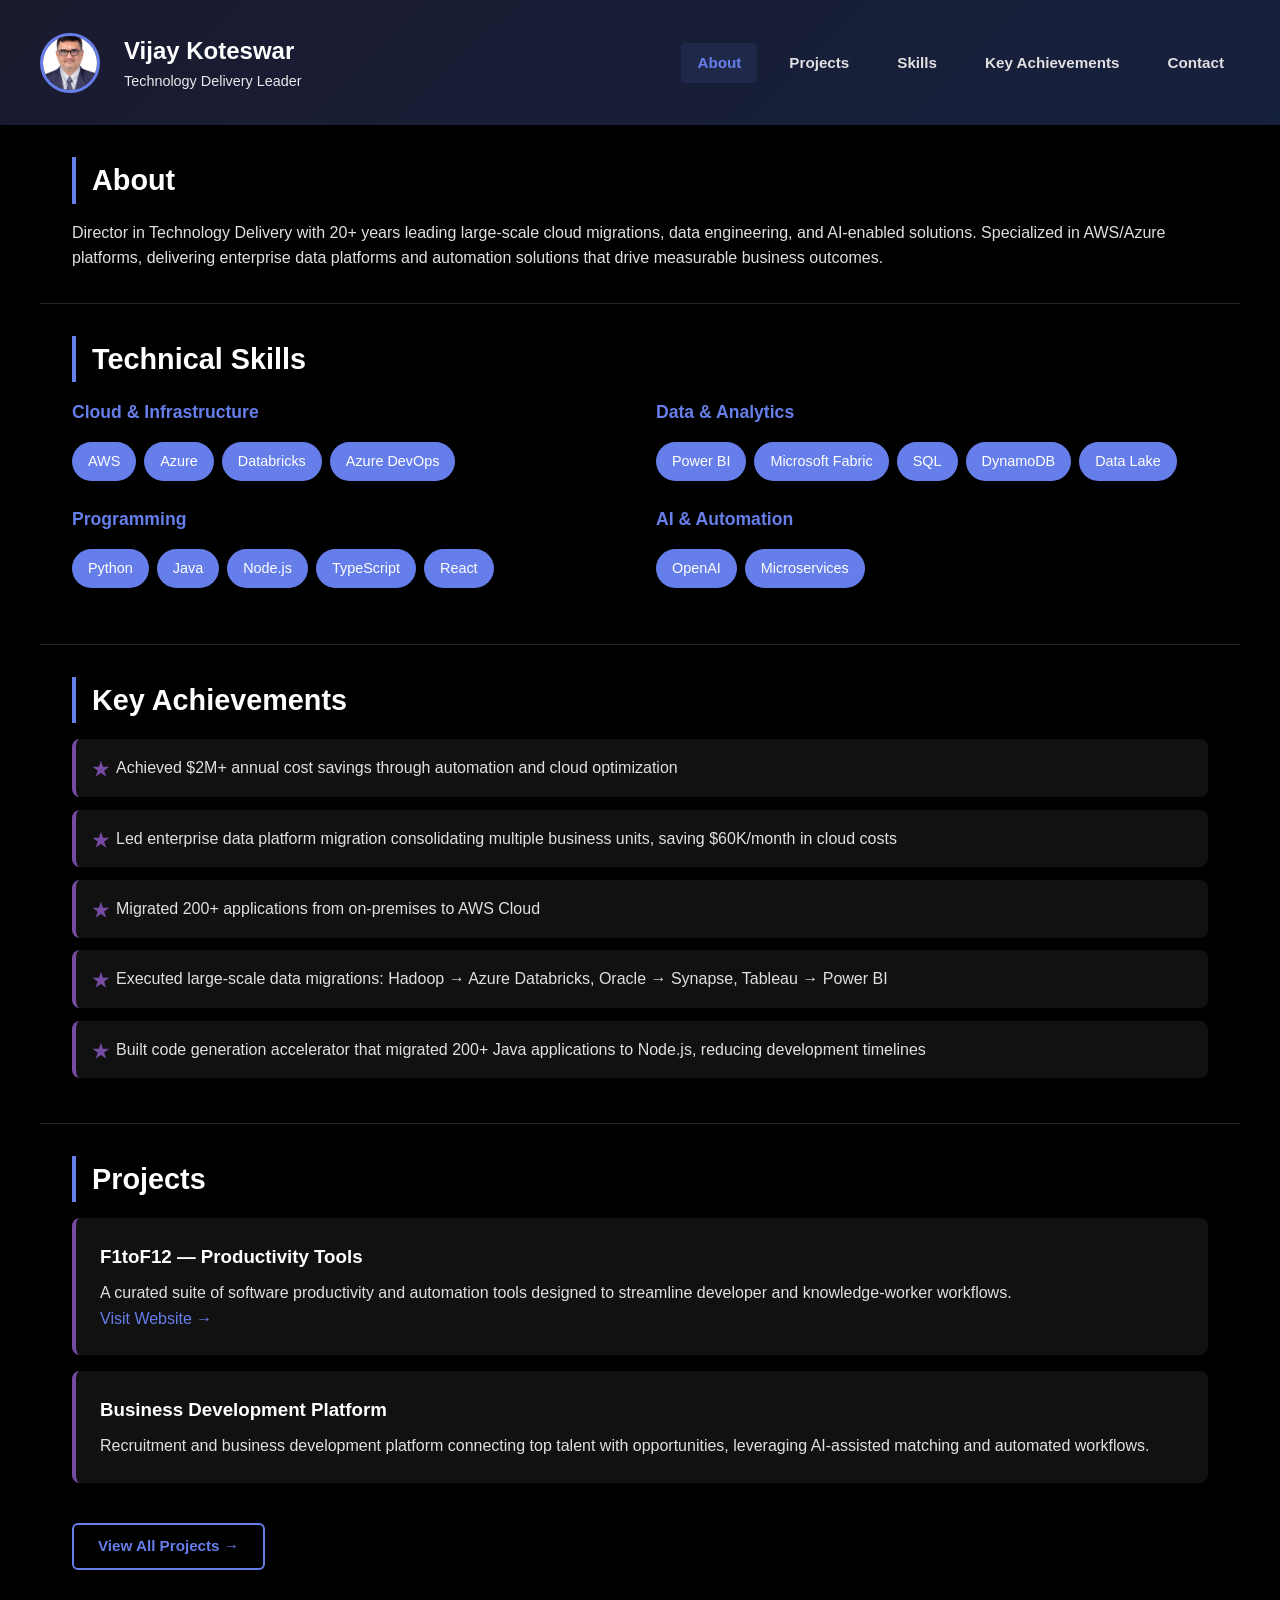
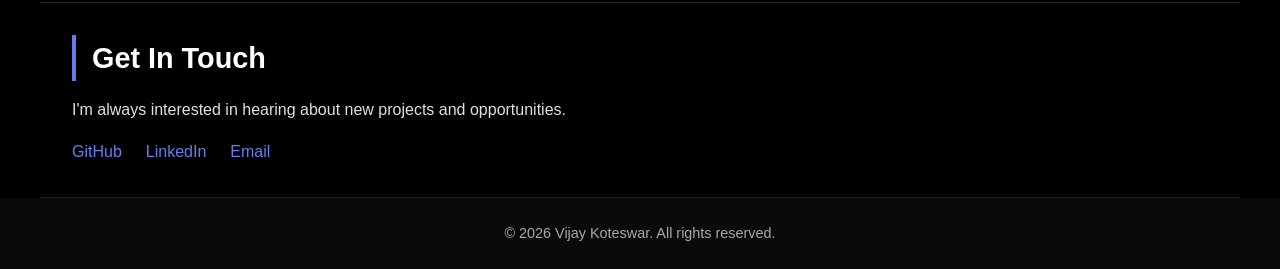
<file: index.html>
<!DOCTYPE html>
<html lang="en">
<head>
    <meta charset="UTF-8">
    <meta name="viewport" content="width=device-width, initial-scale=1.0">
    <title>Vijay Koteswar | Director</title>
    <link rel="stylesheet" href="shared.css">
    <link rel="stylesheet" href="index.css">
</head>
<body>
    <div class="container">
        <header>
            <div class="header-content"></div>
        </header>
        
        <section id="about">
            <h2>About</h2>
            <p>Director in Technology Delivery with 20+ years leading large-scale cloud migrations, data engineering, and AI-enabled solutions. Specialized in AWS/Azure platforms, delivering enterprise data platforms and automation solutions that drive measurable business outcomes.</p>
        </section>

        
        <section id="skills">
            <h2>Technical Skills</h2>
            <div class="skills-grid">
                <div>
                    <div class="skill-category">
                        <h3>Cloud & Infrastructure</h3>
                        <div class="skills">
                            <span class="skill">AWS</span>
                            <span class="skill">Azure</span>
                            <span class="skill">Databricks</span>
                            <span class="skill">Azure DevOps</span>
                        </div>
                    </div>
                    <div class="skill-category">
                        <h3>Programming</h3>
                        <div class="skills">
                            <span class="skill">Python</span>
                            <span class="skill">Java</span>
                            <span class="skill">Node.js</span>
                            <span class="skill">TypeScript</span>
                            <span class="skill">React</span>
                        </div>
                    </div>
                </div>
                <div>
                    <div class="skill-category">
                        <h3>Data & Analytics</h3>
                        <div class="skills">
                            <span class="skill">Power BI</span>
                            <span class="skill">Microsoft Fabric</span>
                            <span class="skill">SQL</span>
                            <span class="skill">DynamoDB</span>
                            <span class="skill">Data Lake</span>
                        </div>
                    </div>
                    <div class="skill-category">
                        <h3>AI & Automation</h3>
                        <div class="skills">
                            <span class="skill">OpenAI</span>
                            <span class="skill">Microservices</span>
                        </div>
                    </div>
                </div>
            </div>
        </section>
        
        <section id="accomplishments">
            <h2>Key Achievements</h2>
            <ul class="accomplishments-list">
                <li>Achieved $2M+ annual cost savings through automation and cloud optimization</li>
                <li>Led enterprise data platform migration consolidating multiple business units, saving $60K/month in cloud costs</li>
                <li>Migrated 200+ applications from on-premises to AWS Cloud</li>
                <li>Executed large-scale data migrations: Hadoop → Azure Databricks, Oracle → Synapse, Tableau → Power BI</li>
                <li>Built code generation accelerator that migrated 200+ Java applications to Node.js, reducing development timelines</li>
            </ul>
        </section>
        
        <section id="projects">
            <h2>Projects</h2>
            <div class="project">
                <h3>F1toF12 — Productivity Tools</h3>
                <p>A curated suite of software productivity and automation tools designed to streamline developer and knowledge-worker workflows.</p>
                <a href="https://f1tof12.com" target="_blank">Visit Website →</a>
            </div>
            <div class="project">
                <h3>Business Development Platform</h3>
                <p>Recruitment and business development platform connecting top talent with opportunities, leveraging AI-assisted matching and automated workflows.</p>
            </div>
            <a href="projects.html" class="view-all-btn">View All Projects →</a>
        </section>
        

        
        <section id="contact">
            <h2>Get In Touch</h2>
            <p>I'm always interested in hearing about new projects and opportunities.</p>
            <div class="contact-links">
                <a href="https://github.com/f1-f12-projects" target="_blank">GitHub</a>
                <a href="https://www.linkedin.com/in/vijay-koteswar/" target="_blank">LinkedIn</a>
                <a href="mailto:vijay.koteswar@gmail.com">Email</a>
            </div>
        </section>
        
        <footer>
            <p>&copy; 2026 Vijay Koteswar. All rights reserved.</p>
        </footer>
    </div>
    <script src="shared.js"></script>
    <script>
        revealOnScroll('section');
    </script>
</body>
</html>
</file>
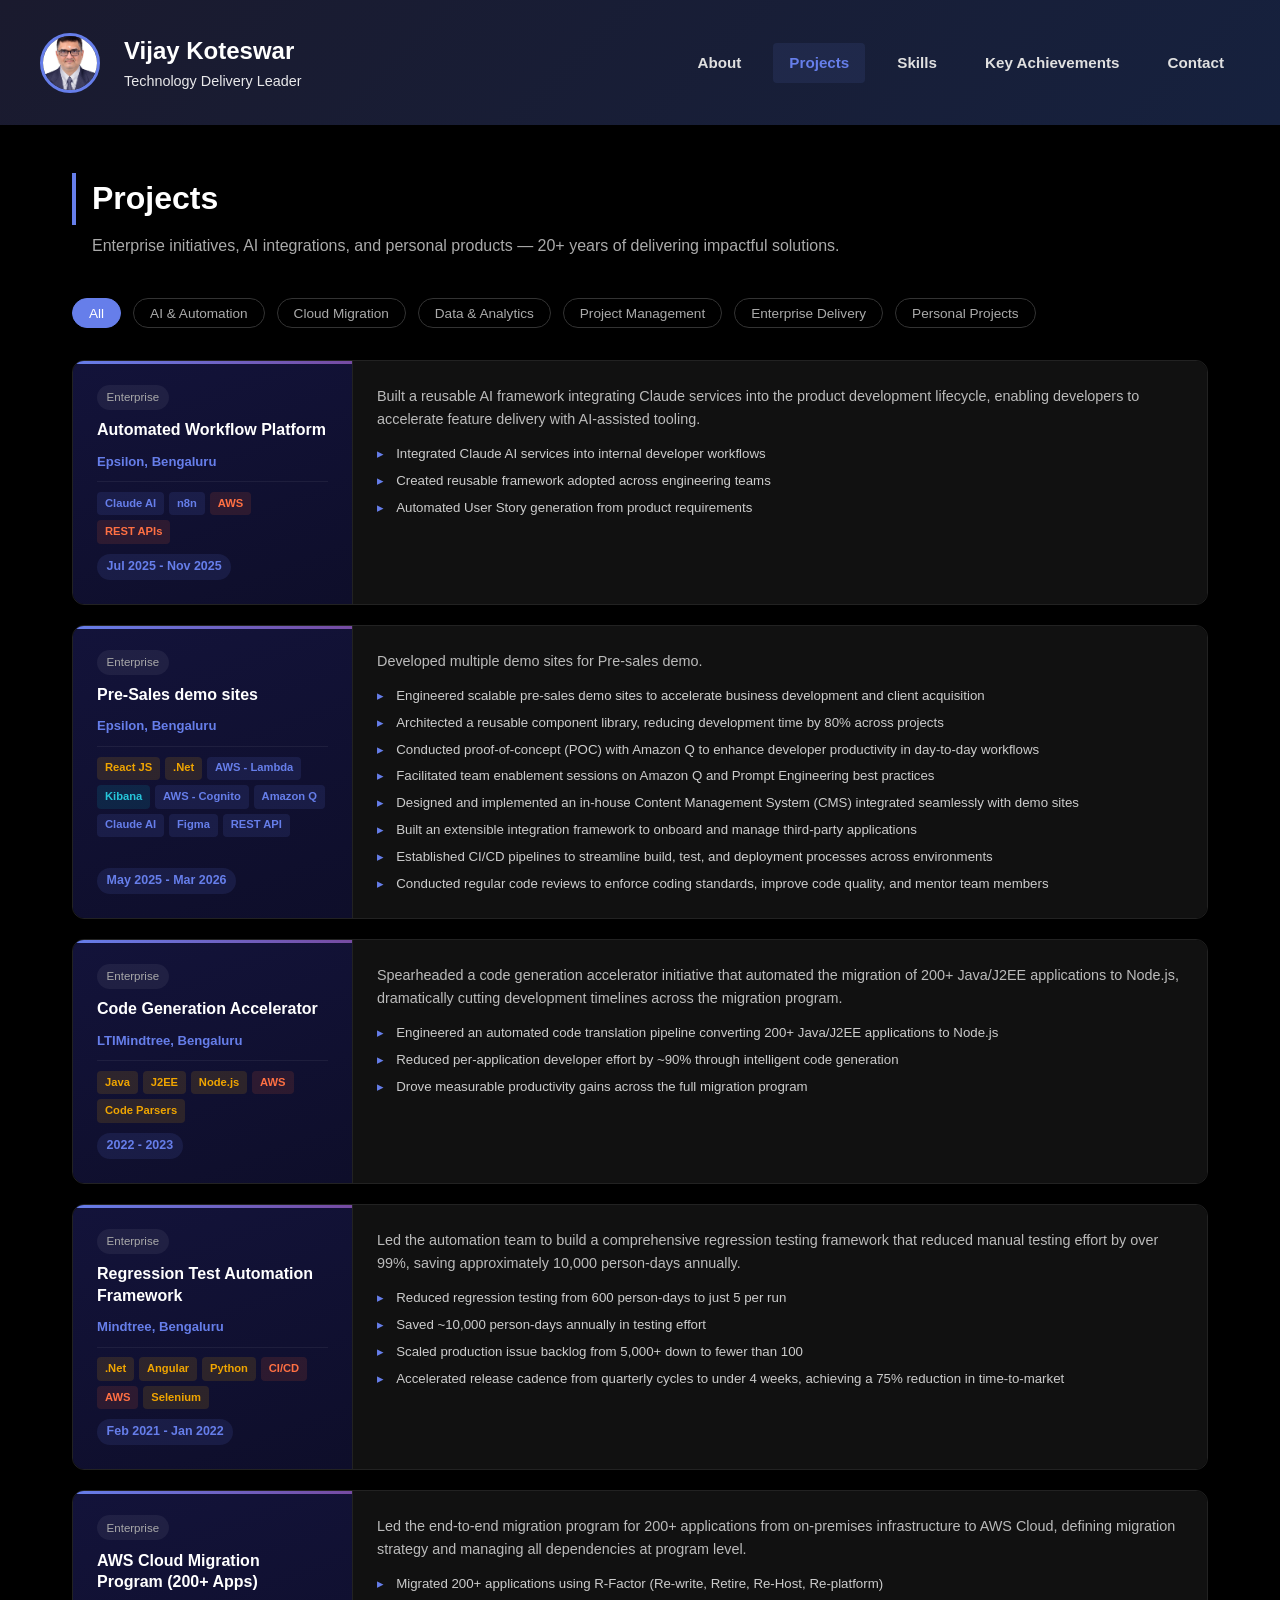
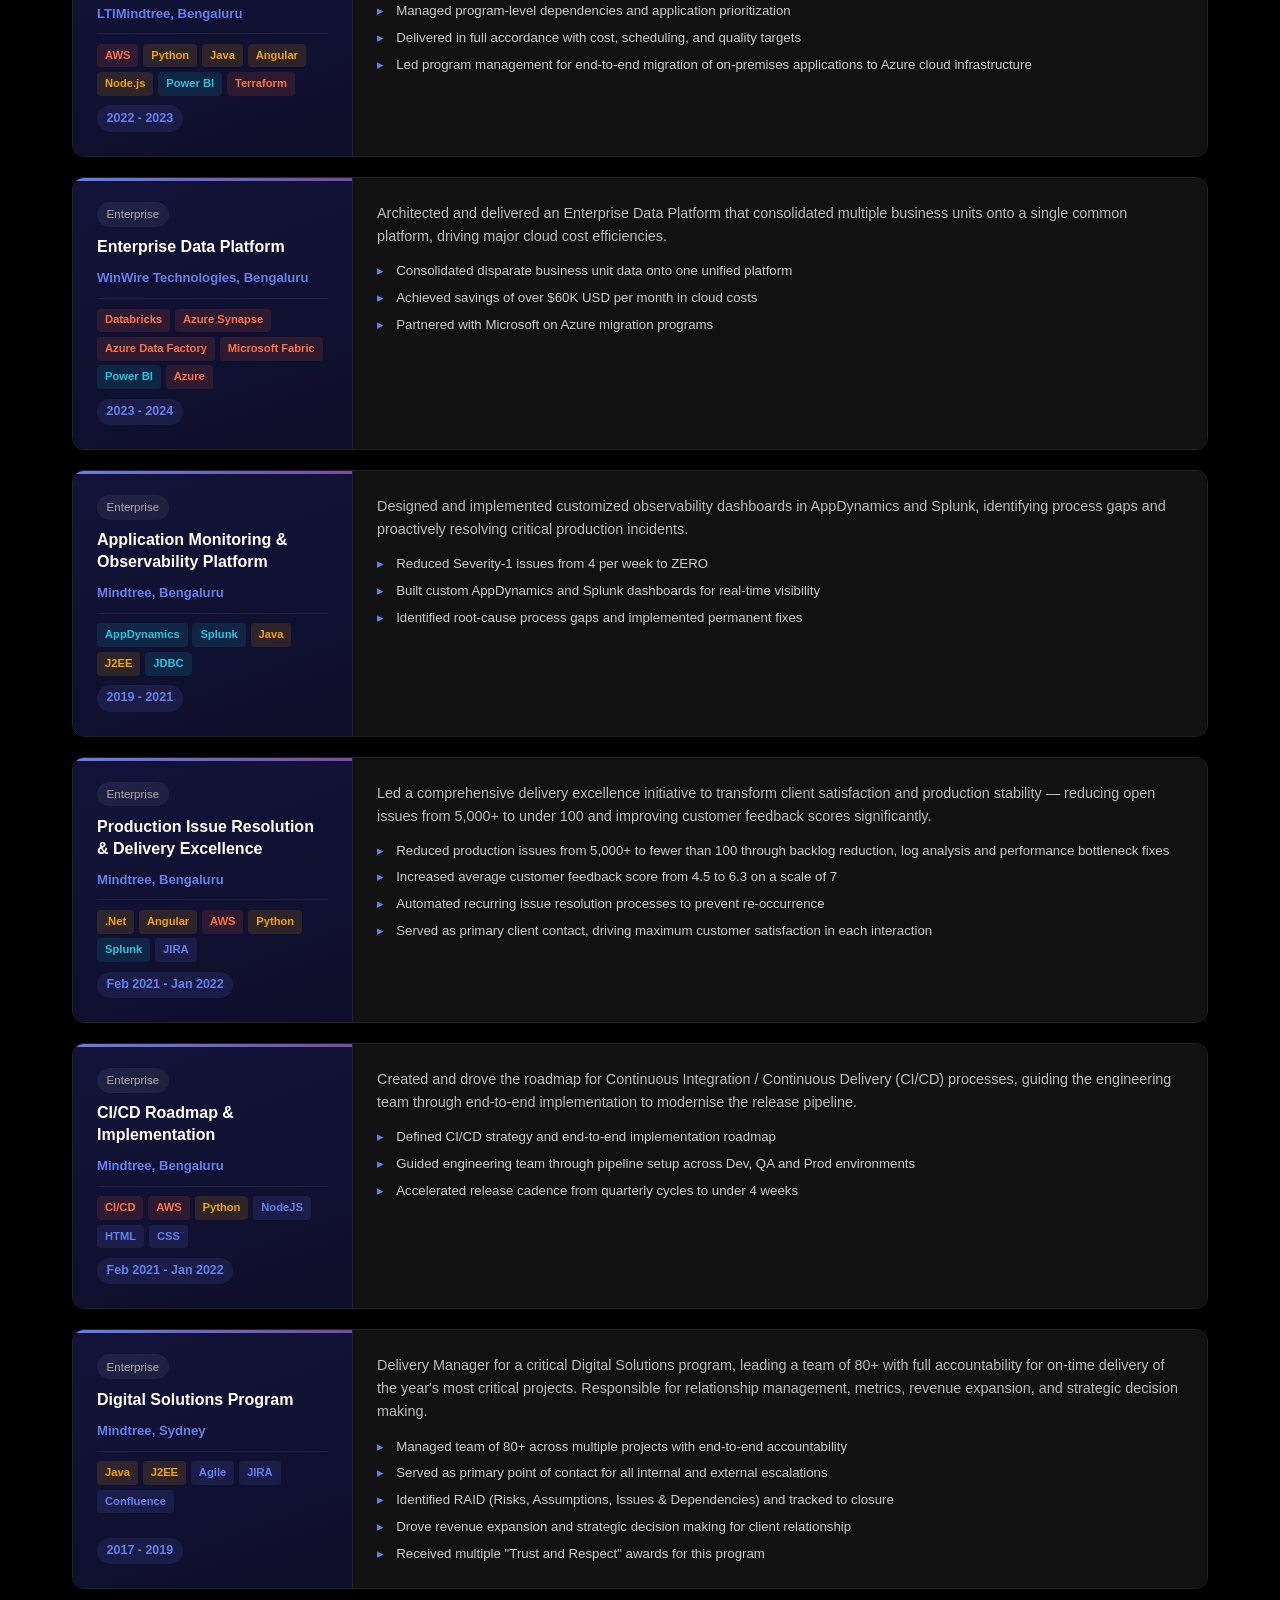
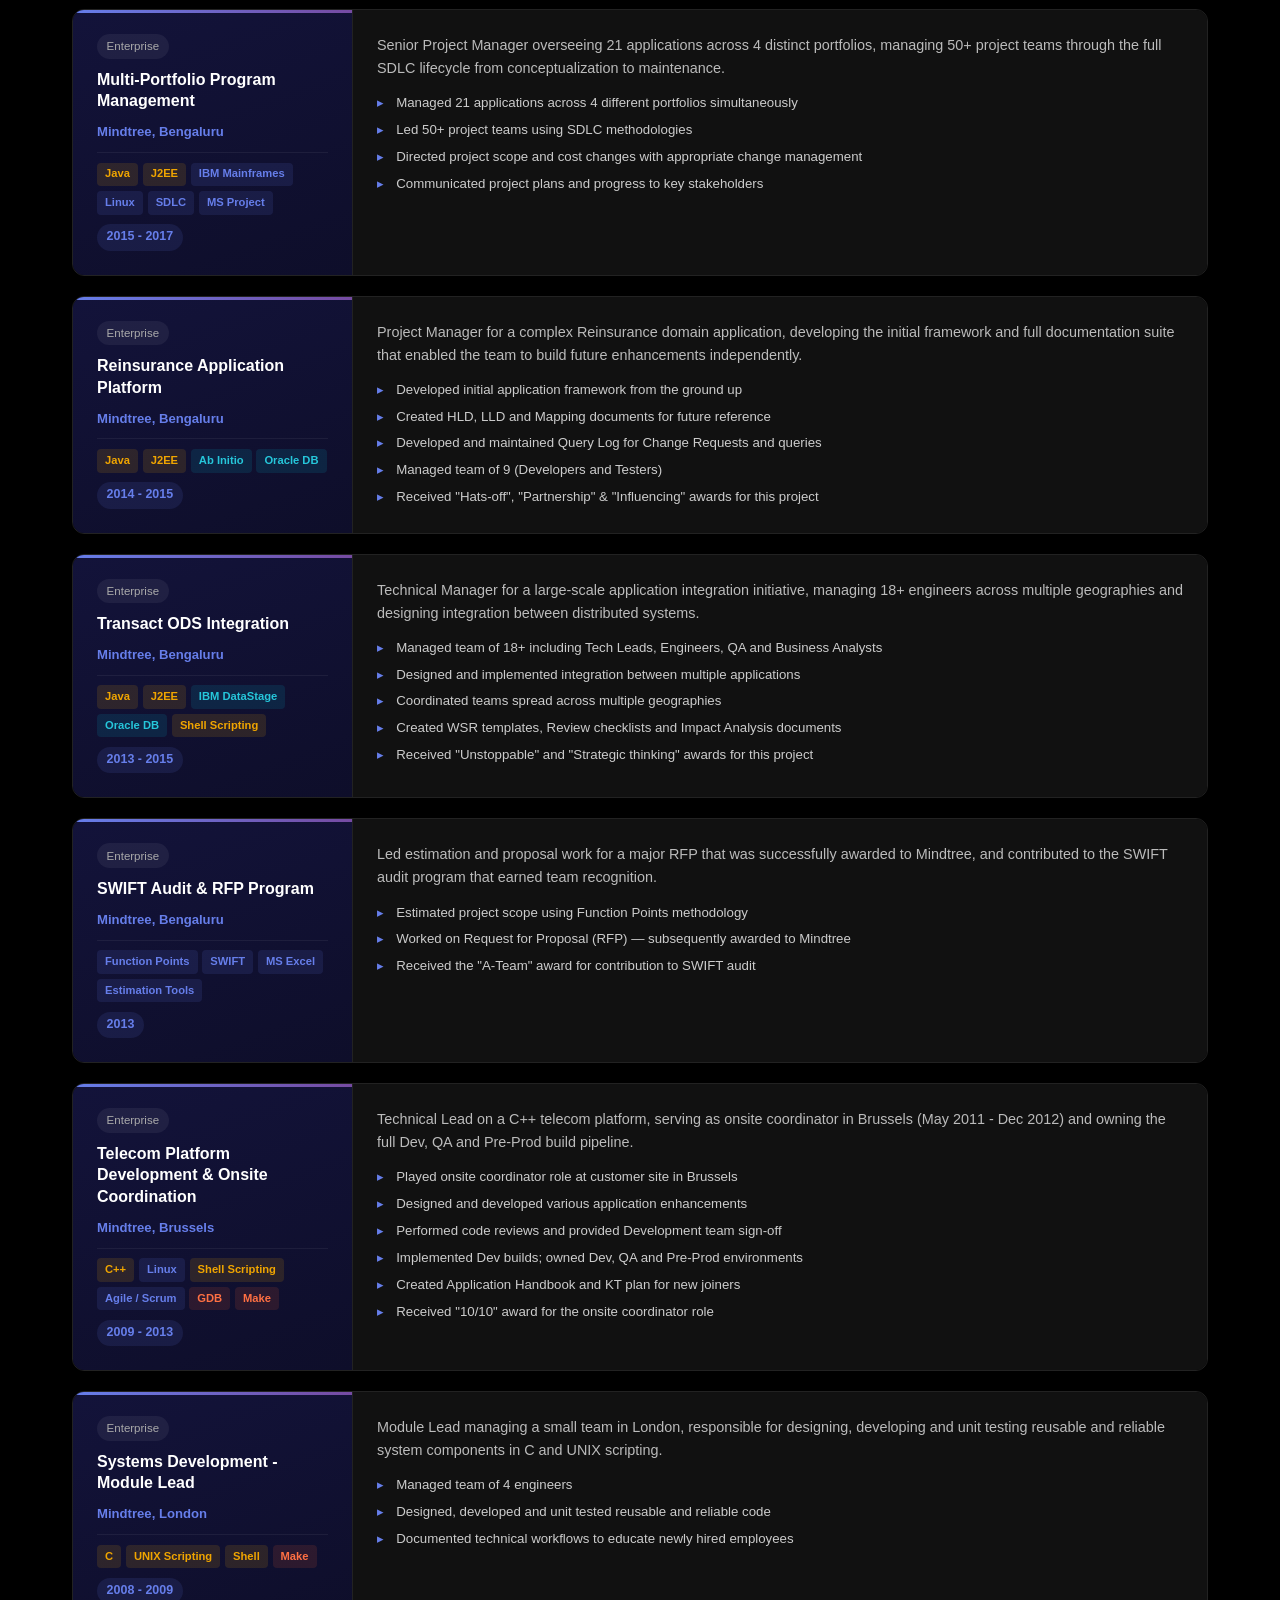
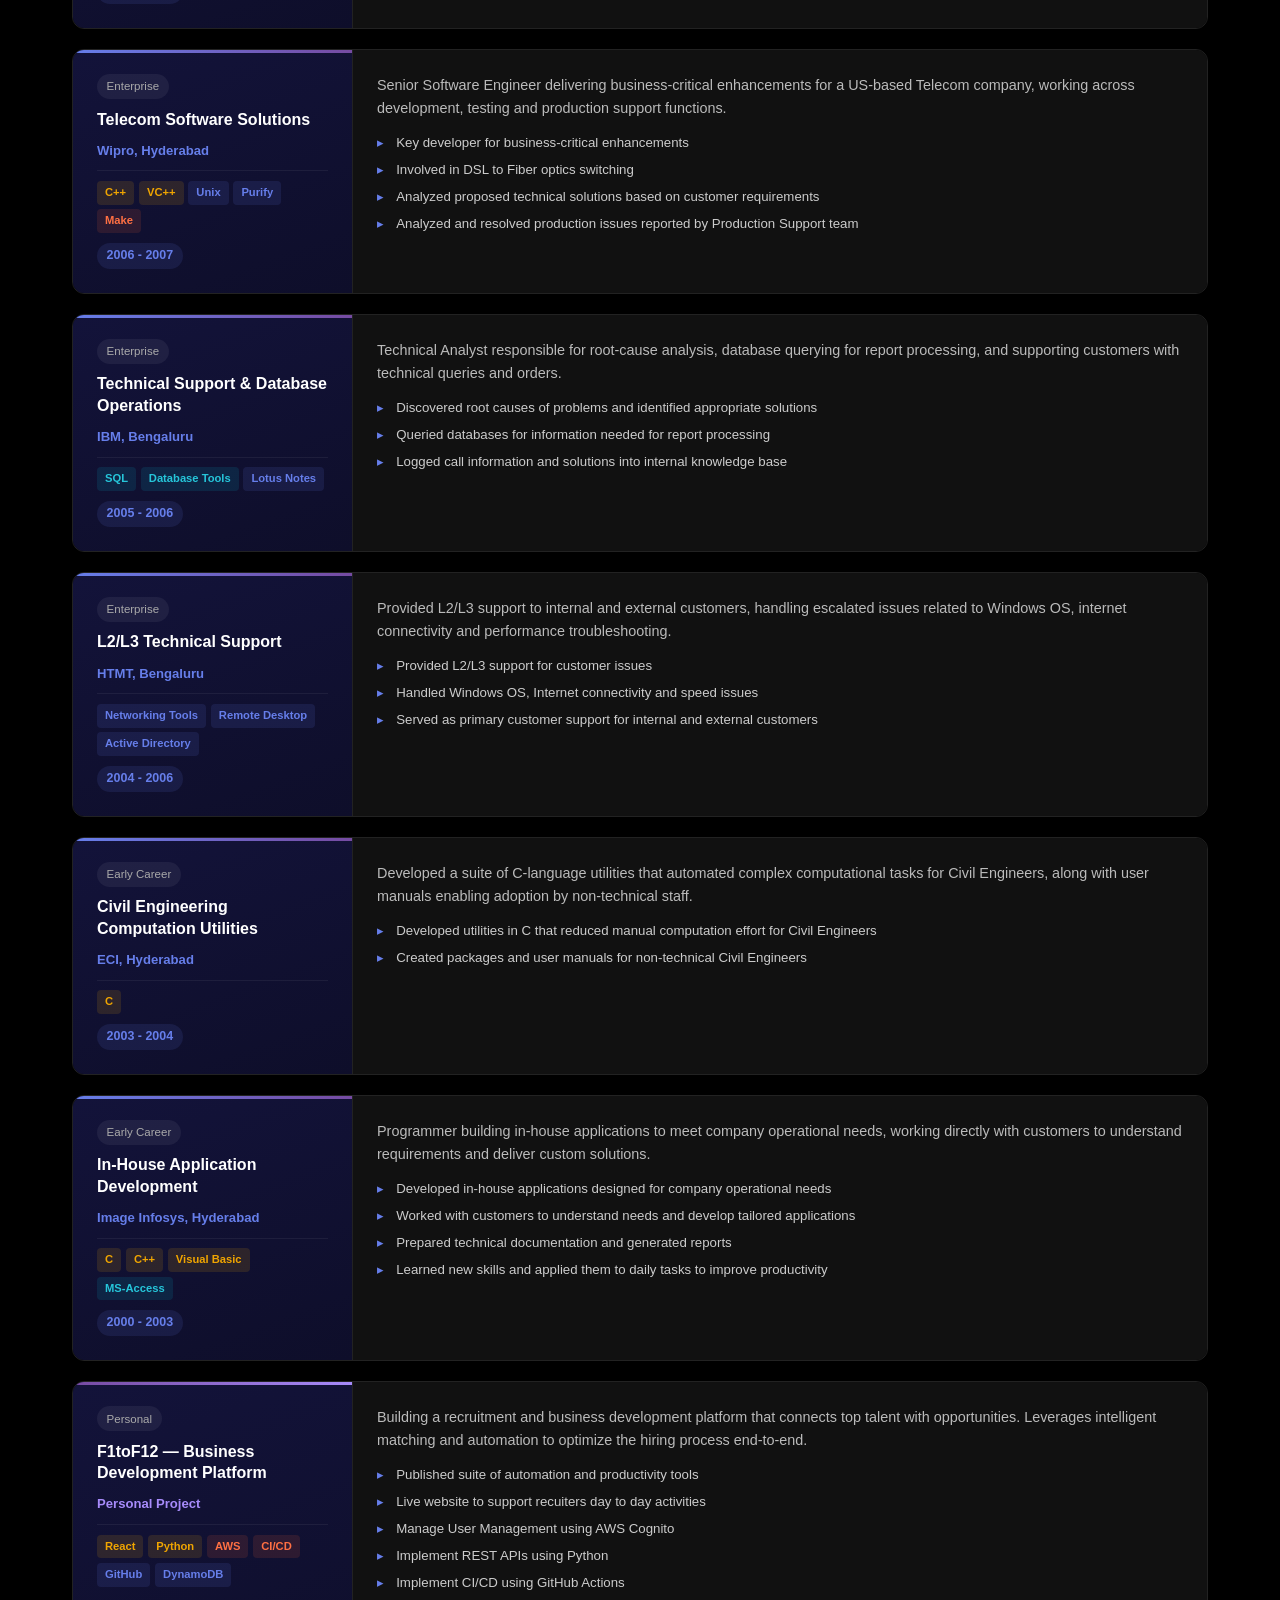
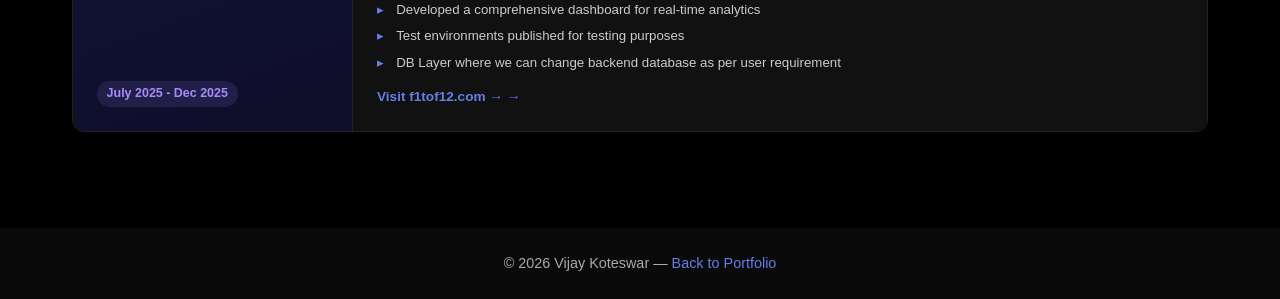
<file: projects.html>
<!DOCTYPE html>
<html lang="en">
<head>
    <meta charset="UTF-8">
    <meta name="viewport" content="width=device-width, initial-scale=1.0">
    <title>Projects | Vijay Koteswar</title>
    <link rel="stylesheet" href="shared.css">
    <style>
        .page-hero { max-width: 1200px; margin: 0 auto; padding: 3rem 2rem 1rem; opacity: 0; transform: translateY(20px); transition: opacity 0.6s ease, transform 0.6s ease; }
        .page-hero.visible { opacity: 1; transform: translateY(0); }
        .page-hero h2 { color: #fff; font-size: 2rem; border-left: 4px solid #667eea; padding-left: 1rem; margin-bottom: 0.5rem; }
        .page-hero p { color: #aaa; font-size: 1rem; padding-left: 1.25rem; }

        .filter-bar { max-width: 1200px; margin: 1.5rem auto 0; padding: 0 2rem; display: flex; gap: 0.75rem; flex-wrap: wrap; opacity: 0; transform: translateY(20px); transition: opacity 0.6s ease 0.1s, transform 0.6s ease 0.1s; }
        .filter-bar.visible { opacity: 1; transform: translateY(0); }
        .filter-btn { background: transparent; border: 1px solid #333; color: #aaa; padding: 0.4rem 1rem; border-radius: 20px; font-size: 0.85rem; cursor: pointer; transition: all 0.3s; font-family: inherit; }
        .filter-btn:hover, .filter-btn.active { background: #667eea; border-color: #667eea; color: #fff; }

        .projects-list { max-width: 1200px; margin: 2rem auto; padding: 0 2rem 4rem; display: flex; flex-direction: column; gap: 1.25rem; }

        /* ── Split card ── */
        .split-card { display: grid; grid-template-columns: 280px 1fr; border-radius: 12px; overflow: hidden; border: 1px solid #222; opacity: 0; transform: translateY(24px); transition: opacity 0.5s ease, transform 0.5s ease, box-shadow 0.3s; }
        .split-card.visible { opacity: 1; transform: translateY(0); }
        .split-card:hover { box-shadow: 0 6px 32px rgba(102,126,234,0.14); }
        .split-card.personal:hover { box-shadow: 0 6px 32px rgba(118,75,162,0.18); }

        /* Left panel */
        .split-left { background: linear-gradient(160deg, #13133a 0%, #0e0e2a 100%); padding: 1.5rem; display: flex; flex-direction: column; gap: 0.6rem; border-right: 1px solid #222; position: relative; overflow: hidden; }
        .split-left::before { content: ''; position: absolute; top: 0; left: 0; right: 0; height: 3px; background: linear-gradient(90deg, #667eea, #764ba2); }
        .split-card.personal .split-left::before { background: linear-gradient(90deg, #764ba2, #a78bfa); }

        .sl-type { font-size: 0.72rem; color: #aaa; background: rgba(255,255,255,0.06); padding: 0.2rem 0.6rem; border-radius: 20px; align-self: flex-start; }
        .sl-title { color: #fff; font-size: 1rem; font-weight: 700; line-height: 1.35; }
        .sl-org { color: #667eea; font-size: 0.82rem; font-weight: 600; }
        .split-card.personal .sl-org { color: #a78bfa; }
        .sl-year { font-size: 0.78rem; color: #667eea; font-weight: 600; background: rgba(102,126,234,0.12); padding: 0.2rem 0.6rem; border-radius: 20px; align-self: flex-start; margin-top: auto; }
        .split-card.personal .sl-year { color: #a78bfa; background: rgba(167,139,250,0.12); }

        .sl-technologies { display: flex; flex-wrap: wrap; gap: 0.3rem; padding-top: 0.6rem; border-top: 1px solid rgba(255,255,255,0.06); }
        .tech-badge { font-size: 0.7rem; padding: 0.18rem 0.5rem; border-radius: 4px; font-weight: 600; }
        .tech-badge.lang  { background: rgba(250,176,5,0.12);  color: #f0a500; }
        .tech-badge.cloud { background: rgba(255,100,50,0.12);  color: #ff7043; }
        .tech-badge.data  { background: rgba(0,188,212,0.12);   color: #26c6da; }
        .tech-badge.tool  { background: rgba(102,126,234,0.12); color: #667eea; }

        /* Right panel */
        .split-right { background: #111; padding: 1.5rem; display: flex; flex-direction: column; gap: 0.75rem; }
        .sr-desc { color: #bbb; font-size: 0.9rem; margin: 0; line-height: 1.6; }

        .impact-list { list-style: none; display: flex; flex-direction: column; gap: 0.35rem; }
        .impact-list li { font-size: 0.83rem; color: #ccc; padding-left: 1.2rem; position: relative; }
        .impact-list li::before { content: '▸'; position: absolute; left: 0; color: #667eea; }

        .card-link { color: #667eea; text-decoration: none; font-weight: 600; font-size: 0.85rem; display: inline-flex; align-items: center; gap: 0.3rem; margin-top: auto; transition: gap 0.2s; }
        .card-link:hover { text-decoration: underline; gap: 0.5rem; }

        @media (max-width: 768px) {
            .projects-list { padding: 0 1rem 3rem; }
            .split-card { grid-template-columns: 1fr; }
            .split-left { border-right: none; border-bottom: 1px solid #222; }
            .sl-year { margin-top: 0; }
        }
    </style>
</head>
<body>
    <div class="container">
        <header>
            <div class="header-content"></div>
        </header>

        <div class="page-hero" id="hero">
            <h2>Projects</h2>
            <p>Enterprise initiatives, AI integrations, and personal products — 20+ years of delivering impactful solutions.</p>
        </div>

        <div class="filter-bar" id="filterBar">
            <button class="filter-btn active" data-filter="all">All</button>
            <button class="filter-btn" data-filter="ai">AI &amp; Automation</button>
            <button class="filter-btn" data-filter="cloud">Cloud Migration</button>
            <button class="filter-btn" data-filter="data">Data &amp; Analytics</button>
            <button class="filter-btn" data-filter="pm">Project Management</button>
            <button class="filter-btn" data-filter="delivery">Enterprise Delivery</button>
            <button class="filter-btn" data-filter="personal">Personal Projects</button>
        </div>

        <div class="projects-list" id="projectsList"></div>

        <footer>
            <p>&copy; 2026 Vijay Koteswar &mdash; <a href="index.html">Back to Portfolio</a></p>
        </footer>
    </div>

    <script src="shared.js"></script>
    <script src="projects.data.js"></script>
    <script>
        const TECH_TYPE = {
            'Python':'lang','Java':'lang','C++':'lang','C':'lang','Node.js':'lang',
            'React JS':'lang','React':'lang','Angular':'lang','.Net':'lang','VB':'lang',
            'J2EE':'lang','VC++':'lang','Visual Basic':'lang','TypeScript':'lang',
            'Shell Scripting':'lang','UNIX Scripting':'lang','Shell':'lang',
            'Code Parsers':'lang','Selenium':'lang',
            'AWS':'cloud','Azure':'cloud','AWS Lambda':'cloud','Databricks':'cloud',
            'Azure Synapse':'cloud','Azure Data Factory':'cloud','ADF':'cloud',
            'Microsoft Fabric':'cloud','Terraform':'cloud','CI/CD':'cloud',
            'CloudWatch':'cloud','REST APIs':'cloud','GDB':'cloud','Make':'cloud',
            'Power BI':'data','AppDynamics':'data','Splunk':'data','IBM DataStage':'data',
            'DataStage':'data','Ab Initio':'data','Oracle DB':'data','PostgreSQL':'data',
            'MS-Access':'data','SQL':'data','Database Tools':'data','Database':'data',
            'JDBC':'data','Kibana':'data',
        };
        const techType = t => TECH_TYPE[t] || 'tool';

        const list = document.getElementById('projectsList');
        list.innerHTML = PROJECTS.map(p => `
            <div class="split-card${p.personal ? ' personal' : ''}" data-category="${p.category}">
                <div class="split-left">
                    <span class="sl-type">${p.type}</span>
                    <span class="sl-title">${p.title}</span>
                    <span class="sl-org">${p.org}</span>
                    ${p.technologies ? `<div class="sl-technologies">${p.technologies.map(t => `<span class="tech-badge ${techType(t)}">${t}</span>`).join('')}</div>` : ''}
                    <span class="sl-year">${p.year}</span>
                </div>
                <div class="split-right">
                    <p class="sr-desc">${p.description}</p>
                    <ul class="impact-list">
                        ${p.impact.map(i => `<li>${i}</li>`).join('')}
                    </ul>
                    ${p.link ? `<a class="card-link" href="${p.link.href}" target="_blank">${p.link.label} →</a>` : ''}
                </div>
            </div>`).join('');

        document.addEventListener('DOMContentLoaded', () => {
            setTimeout(() => document.getElementById('hero').classList.add('visible'), 50);
            setTimeout(() => document.getElementById('filterBar').classList.add('visible'), 150);
        });

        revealOnScroll('.split-card', { threshold: 0.06, stagger: 60 });

        const filterBtns = document.querySelectorAll('.filter-btn');
        filterBtns.forEach(btn => {
            btn.addEventListener('click', () => {
                filterBtns.forEach(b => b.classList.remove('active'));
                btn.classList.add('active');
                const filter = btn.dataset.filter;
                document.querySelectorAll('.split-card').forEach(card => {
                    card.style.display = (filter === 'all' || card.dataset.category === filter) ? '' : 'none';
                });
            });
        });
    </script>
</body>
</html>
</file>
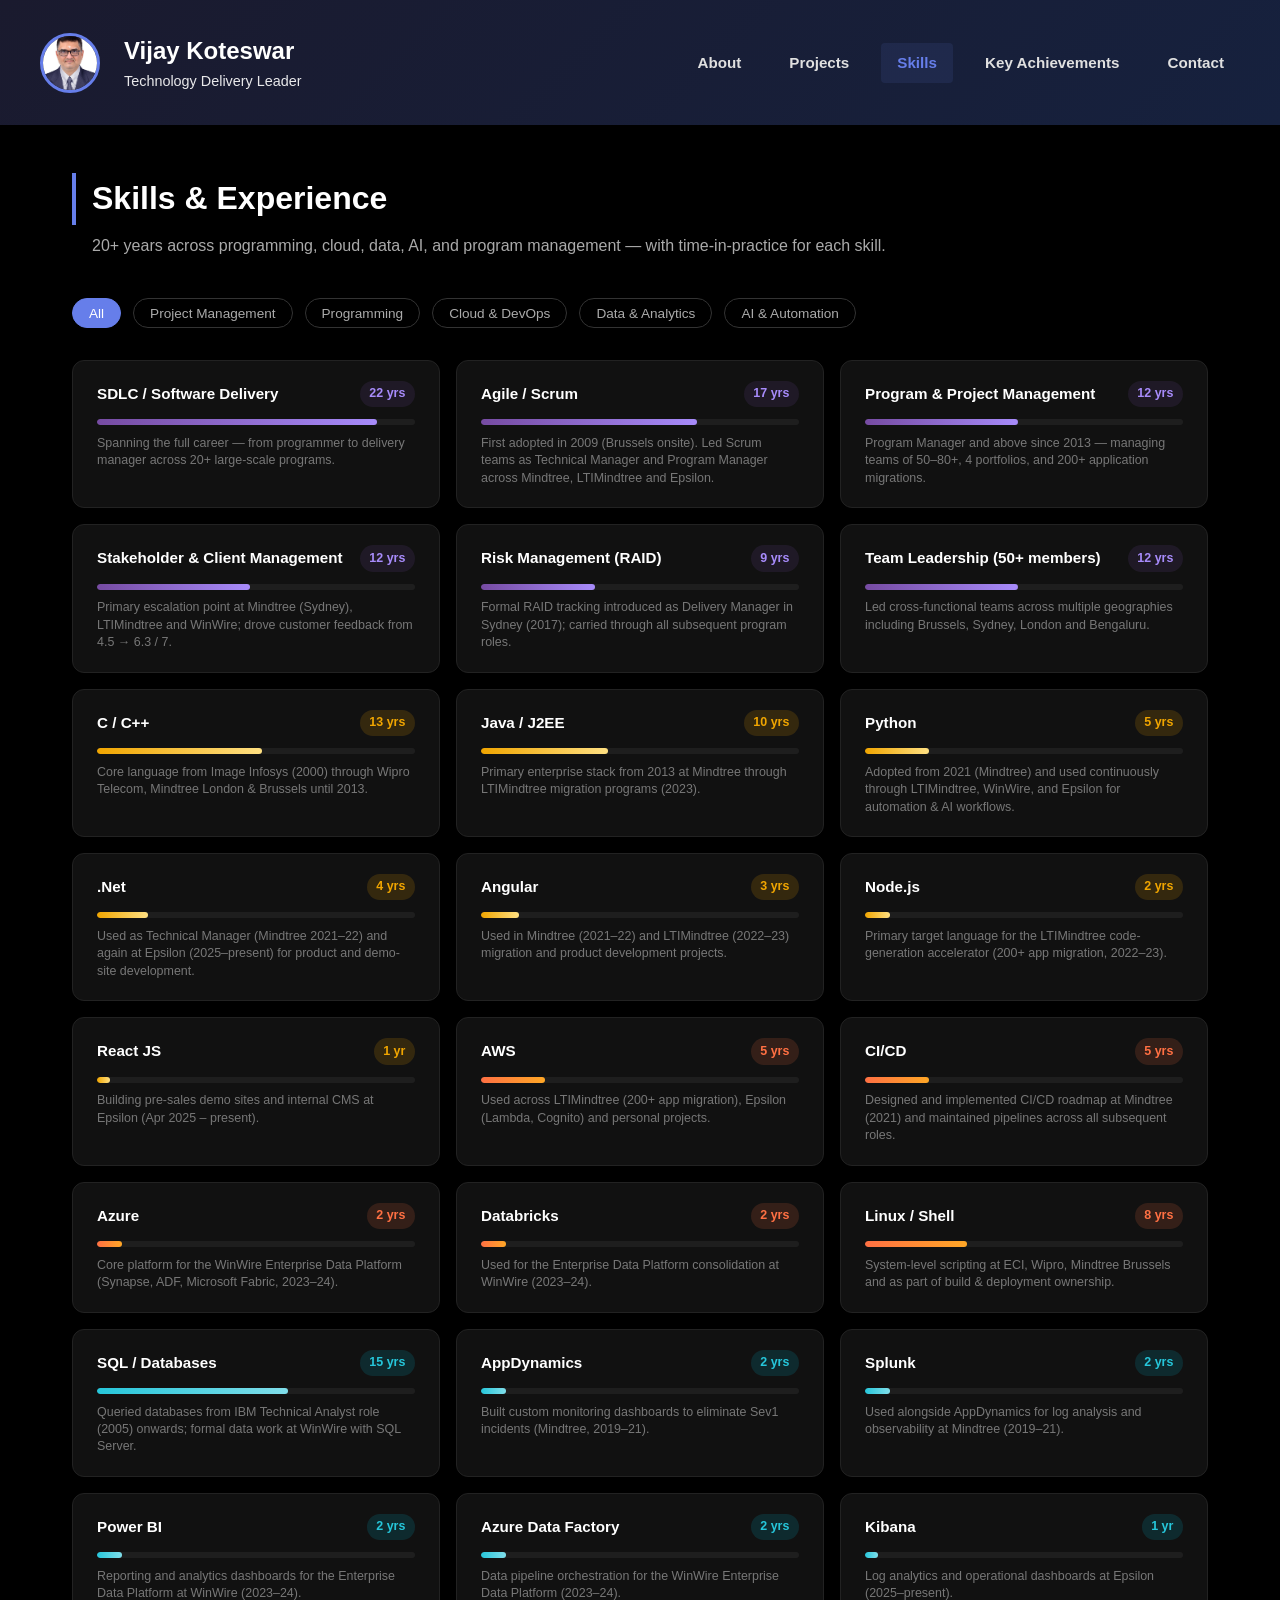
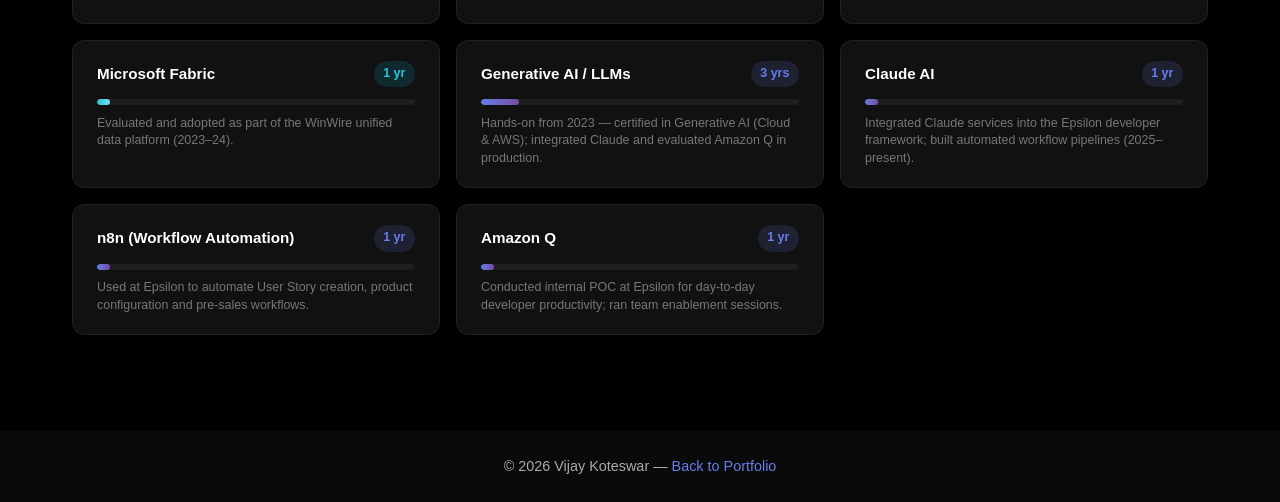
<file: skills.html>
<!DOCTYPE html>
<html lang="en">
<head>
    <meta charset="UTF-8">
    <meta name="viewport" content="width=device-width, initial-scale=1.0">
    <title>Skills | Vijay Koteswar</title>
    <link rel="stylesheet" href="shared.css">
    <style>
        .page-hero { max-width: 1200px; margin: 0 auto; padding: 3rem 2rem 1rem; opacity: 0; transform: translateY(20px); transition: opacity 0.6s ease, transform 0.6s ease; }
        .page-hero.visible { opacity: 1; transform: translateY(0); }
        .page-hero h2 { color: #fff; font-size: 2rem; border-left: 4px solid #667eea; padding-left: 1rem; margin-bottom: 0.5rem; }
        .page-hero p { color: #aaa; font-size: 1rem; padding-left: 1.25rem; }

        .filter-bar { max-width: 1200px; margin: 1.5rem auto 0; padding: 0 2rem; display: flex; gap: 0.75rem; flex-wrap: wrap; opacity: 0; transform: translateY(20px); transition: opacity 0.6s ease 0.1s, transform 0.6s ease 0.1s; }
        .filter-bar.visible { opacity: 1; transform: translateY(0); }
        .filter-btn { background: transparent; border: 1px solid #333; color: #aaa; padding: 0.4rem 1rem; border-radius: 20px; font-size: 0.85rem; cursor: pointer; transition: all 0.3s; font-family: inherit; }
        .filter-btn:hover, .filter-btn.active { background: #667eea; border-color: #667eea; color: #fff; }

        /* ── Skills grid ── */
        .skills-grid { max-width: 1200px; margin: 2rem auto; padding: 0 2rem 4rem; display: grid; grid-template-columns: repeat(auto-fill, minmax(320px, 1fr)); gap: 1rem; }

        .skill-card { background: #111; border: 1px solid #222; border-radius: 12px; padding: 1.25rem 1.5rem; opacity: 0; transform: translateY(20px); transition: opacity 0.5s ease, transform 0.5s ease, box-shadow 0.3s; }
        .skill-card.visible { opacity: 1; transform: translateY(0); }
        .skill-card:hover { box-shadow: 0 4px 24px rgba(102,126,234,0.12); border-color: #333; }

        .skill-header { display: flex; justify-content: space-between; align-items: center; margin-bottom: 0.75rem; }
        .skill-name { color: #fff; font-size: 0.95rem; font-weight: 700; }
        .skill-years { font-size: 0.78rem; font-weight: 700; padding: 0.2rem 0.6rem; border-radius: 20px; white-space: nowrap; }

        /* category colour tokens */
        .skill-card[data-cat="ai"]      .skill-years { background: rgba(102,126,234,0.15); color: #667eea; }
        .skill-card[data-cat="cloud"]   .skill-years { background: rgba(255,112,67,0.15);  color: #ff7043; }
        .skill-card[data-cat="lang"]    .skill-years { background: rgba(250,176,5,0.15);   color: #f0a500; }
        .skill-card[data-cat="data"]    .skill-years { background: rgba(0,188,212,0.15);   color: #26c6da; }
        .skill-card[data-cat="pm"]      .skill-years { background: rgba(118,75,162,0.15);  color: #a78bfa; }

        /* bar track */
        .bar-track { background: #1e1e1e; border-radius: 4px; height: 6px; overflow: hidden; }
        .bar-fill   { height: 100%; border-radius: 4px; transition: width 1s ease 0.3s; width: 0; }
        .skill-card[data-cat="ai"]    .bar-fill { background: linear-gradient(90deg,#667eea,#764ba2); }
        .skill-card[data-cat="cloud"] .bar-fill { background: linear-gradient(90deg,#ff7043,#ffa726); }
        .skill-card[data-cat="lang"]  .bar-fill { background: linear-gradient(90deg,#f0a500,#ffe082); }
        .skill-card[data-cat="data"]  .bar-fill { background: linear-gradient(90deg,#26c6da,#80deea); }
        .skill-card[data-cat="pm"]    .bar-fill { background: linear-gradient(90deg,#764ba2,#a78bfa); }

        .skill-context { margin-top: 0.6rem; font-size: 0.78rem; color: #777; line-height: 1.4; }

        @media (max-width: 768px) {
            .skills-grid { grid-template-columns: 1fr; padding: 0 1rem 3rem; }
        }
    </style>
</head>
<body>
    <div class="container">
        <header>
            <div class="header-content"></div>
        </header>

        <div class="page-hero" id="hero">
            <h2>Skills &amp; Experience</h2>
            <p>20+ years across programming, cloud, data, AI, and program management — with time-in-practice for each skill.</p>
        </div>

        <div class="filter-bar" id="filterBar">
            <button class="filter-btn active" data-filter="all">All</button>
            <button class="filter-btn" data-filter="pm">Project Management</button>
            <button class="filter-btn" data-filter="lang">Programming</button>
            <button class="filter-btn" data-filter="cloud">Cloud &amp; DevOps</button>
            <button class="filter-btn" data-filter="data">Data &amp; Analytics</button>
            <button class="filter-btn" data-filter="ai">AI &amp; Automation</button>
        </div>

        <div class="skills-grid" id="skillsGrid"></div>

        <footer>
            <p>&copy; 2026 Vijay Koteswar &mdash; <a href="index.html">Back to Portfolio</a></p>
        </footer>
    </div>

    <script src="shared.js"></script>
    <script>
        // max bar = 25 years (career start 2000)
        const MAX_YRS = 25;

        const SKILLS = [
            // ── Project Management ────────────────────────────────────
            { cat:'pm', name:'SDLC / Software Delivery',         years:22, context:'Spanning the full career — from programmer to delivery manager across 20+ large-scale programs.' },
            { cat:'pm', name:'Agile / Scrum',                    years:17, context:'First adopted in 2009 (Brussels onsite). Led Scrum teams as Technical Manager and Program Manager across Mindtree, LTIMindtree and Epsilon.' },
            { cat:'pm', name:'Program & Project Management',     years:12, context:'Program Manager and above since 2013 — managing teams of 50–80+, 4 portfolios, and 200+ application migrations.' },
            { cat:'pm', name:'Stakeholder & Client Management',  years:12, context:'Primary escalation point at Mindtree (Sydney), LTIMindtree and WinWire; drove customer feedback from 4.5 → 6.3 / 7.' },
            { cat:'pm', name:'Risk Management (RAID)',           years: 9, context:'Formal RAID tracking introduced as Delivery Manager in Sydney (2017); carried through all subsequent program roles.' },
            { cat:'pm', name:'Team Leadership (50+ members)',    years:12, context:'Led cross-functional teams across multiple geographies including Brussels, Sydney, London and Bengaluru.' },

            // ── Programming Languages ─────────────────────────────────
            { cat:'lang', name:'C / C++',        years:13, context:'Core language from Image Infosys (2000) through Wipro Telecom, Mindtree London & Brussels until 2013.' },
            { cat:'lang', name:'Java / J2EE',    years:10, context:'Primary enterprise stack from 2013 at Mindtree through LTIMindtree migration programs (2023).' },
            { cat:'lang', name:'Python',          years: 5, context:'Adopted from 2021 (Mindtree) and used continuously through LTIMindtree, WinWire, and Epsilon for automation & AI workflows.' },
            { cat:'lang', name:'.Net',            years: 4, context:'Used as Technical Manager (Mindtree 2021–22) and again at Epsilon (2025–present) for product and demo-site development.' },
            { cat:'lang', name:'Angular',         years: 3, context:'Used in Mindtree (2021–22) and LTIMindtree (2022–23) migration and product development projects.' },
            { cat:'lang', name:'Node.js',         years: 2, context:'Primary target language for the LTIMindtree code-generation accelerator (200+ app migration, 2022–23).' },
            { cat:'lang', name:'React JS',        years: 1, context:'Building pre-sales demo sites and internal CMS at Epsilon (Apr 2025 – present).' },

            // ── Cloud & DevOps ────────────────────────────────────────
            { cat:'cloud', name:'AWS',            years: 5, context:'Used across LTIMindtree (200+ app migration), Epsilon (Lambda, Cognito) and personal projects.' },
            { cat:'cloud', name:'CI/CD',          years: 5, context:'Designed and implemented CI/CD roadmap at Mindtree (2021) and maintained pipelines across all subsequent roles.' },
            { cat:'cloud', name:'Azure',          years: 2, context:'Core platform for the WinWire Enterprise Data Platform (Synapse, ADF, Microsoft Fabric, 2023–24).' },
            { cat:'cloud', name:'Databricks',     years: 2, context:'Used for the Enterprise Data Platform consolidation at WinWire (2023–24).' },
            { cat:'cloud', name:'Linux / Shell',  years: 8, context:'System-level scripting at ECI, Wipro, Mindtree Brussels and as part of build & deployment ownership.' },

            // ── Data & Analytics ──────────────────────────────────────
            { cat:'data', name:'SQL / Databases',          years:15, context:'Queried databases from IBM Technical Analyst role (2005) onwards; formal data work at WinWire with SQL Server.' },
            { cat:'data', name:'AppDynamics',              years: 2, context:'Built custom monitoring dashboards to eliminate Sev1 incidents (Mindtree, 2019–21).' },
            { cat:'data', name:'Splunk',                   years: 2, context:'Used alongside AppDynamics for log analysis and observability at Mindtree (2019–21).' },
            { cat:'data', name:'Power BI',                 years: 2, context:'Reporting and analytics dashboards for the Enterprise Data Platform at WinWire (2023–24).' },
            { cat:'data', name:'Azure Data Factory',       years: 2, context:'Data pipeline orchestration for the WinWire Enterprise Data Platform (2023–24).' },
            { cat:'data', name:'Kibana',                   years: 1, context:'Log analytics and operational dashboards at Epsilon (2025–present).' },
            { cat:'data', name:'Microsoft Fabric',         years: 1, context:'Evaluated and adopted as part of the WinWire unified data platform (2023–24).' },

            // ── AI & Automation ───────────────────────────────────────
            { cat:'ai', name:'Generative AI / LLMs',  years: 3, context:'Hands-on from 2023 — certified in Generative AI (Cloud & AWS); integrated Claude and evaluated Amazon Q in production.' },
            { cat:'ai', name:'Claude AI',             years: 1, context:'Integrated Claude services into the Epsilon developer framework; built automated workflow pipelines (2025–present).' },
            { cat:'ai', name:'n8n (Workflow Automation)', years: 1, context:'Used at Epsilon to automate User Story creation, product configuration and pre-sales workflows.' },
            { cat:'ai', name:'Amazon Q',              years: 1, context:'Conducted internal POC at Epsilon for day-to-day developer productivity; ran team enablement sessions.' },
        ];

        const grid = document.getElementById('skillsGrid');
        grid.innerHTML = SKILLS.map(s => {
            const pct = Math.round((s.years / MAX_YRS) * 100);
            const label = s.years === 1 ? '1 yr' : `${s.years} yrs`;
            return `
            <div class="skill-card" data-cat="${s.cat}" data-pct="${pct}">
                <div class="skill-header">
                    <span class="skill-name">${s.name}</span>
                    <span class="skill-years">${label}</span>
                </div>
                <div class="bar-track"><div class="bar-fill" style="width:0%"></div></div>
                <p class="skill-context">${s.context}</p>
            </div>`;
        }).join('');

        // Animate bars when card becomes visible
        const animateBar = (card) => {
            const fill = card.querySelector('.bar-fill');
            const pct  = card.dataset.pct;
            // small delay so the card fade-in finishes first
            setTimeout(() => { fill.style.width = pct + '%'; }, 200);
        };

        const io = new IntersectionObserver((entries) => {
            entries.forEach(entry => {
                if (!entry.isIntersecting) return;
                entry.target.classList.add('visible');
                animateBar(entry.target);
                io.unobserve(entry.target);
            });
        }, { threshold: 0.08 });
        document.querySelectorAll('.skill-card').forEach(c => io.observe(c));

        // Filter
        document.addEventListener('DOMContentLoaded', () => {
            setTimeout(() => document.getElementById('hero').classList.add('visible'), 50);
            setTimeout(() => document.getElementById('filterBar').classList.add('visible'), 150);

            document.querySelectorAll('.filter-btn').forEach(btn => {
                btn.addEventListener('click', () => {
                    document.querySelectorAll('.filter-btn').forEach(b => b.classList.remove('active'));
                    btn.classList.add('active');
                    const f = btn.dataset.filter;
                    document.querySelectorAll('.skill-card').forEach(card => {
                        card.style.display = (f === 'all' || card.dataset.cat === f) ? '' : 'none';
                    });
                });
            });
        });
    </script>
</body>
</html>
</file>
<file: shared.css>
/* ── Reset & Base ─────────────────────────────────────────────── */
* { margin: 0; padding: 0; box-sizing: border-box; }
html { scroll-behavior: smooth; scroll-padding-top: 100px; }
body {
    font-family: -apple-system, BlinkMacSystemFont, 'Segoe UI', Roboto, Oxygen, Ubuntu, sans-serif;
    line-height: 1.6; color: #e0e0e0; background: #000;
}
.container { width: 100%; background: #000; }

/* ── Header ───────────────────────────────────────────────────── */
header {
    background: linear-gradient(135deg, #1a1a2e 0%, #16213e 100%);
    color: white; padding: 2rem; position: sticky; top: 0; z-index: 100;
    box-shadow: 0 2px 10px rgba(0,0,0,0.5);
}
.header-content {
    max-width: 1200px; margin: 0 auto;
    display: flex; justify-content: space-between; align-items: center;
    flex-wrap: wrap; gap: 1rem;
}
.header-left { display: flex; align-items: center; gap: 1.5rem; }
.profile-pic  { width: 60px; height: 60px; border-radius: 50%; border: 3px solid #667eea; object-fit: cover; }
.header-text h1 { font-size: 1.5rem; margin: 0; }
.header-text p  { font-size: 0.9rem; opacity: 0.9; margin: 0; }

/* ── Nav ──────────────────────────────────────────────────────── */
nav {
    display: flex; gap: 1rem; overflow-x: auto;
    scrollbar-width: thin; scrollbar-color: #667eea #1a1a2e; padding: 0.5rem 0;
}
nav::-webkit-scrollbar       { height: 6px; }
nav::-webkit-scrollbar-track { background: #1a1a2e; }
nav::-webkit-scrollbar-thumb { background: #667eea; border-radius: 3px; }
nav a {
    color: #e0e0e0; text-decoration: none; font-weight: 600;
    font-size: 0.95rem; transition: all 0.3s; padding: 0.5rem 1rem;
    border-radius: 4px; white-space: nowrap;
}
nav a:hover, nav a.active { color: #667eea; background: rgba(102, 126, 234, 0.1); }
.nav-ask, .nav-ask:hover {
    background: linear-gradient(135deg, #667eea, #764ba2);
    color: #fff; border-radius: 20px;
}

/* ── Footer ───────────────────────────────────────────────────── */
footer { background: #0a0a0a; color: #aaa; text-align: center; padding: 1.5rem; font-size: 0.9rem; }
footer a { color: #667eea; text-decoration: none; }
footer a:hover { text-decoration: underline; }

/* ── Responsive ───────────────────────────────────────────────── */
@media (max-width: 968px) {
    .header-content { flex-direction: column; align-items: flex-start; }
    nav { width: 100%; }
}
@media (max-width: 768px) {
    .header-text h1 { font-size: 1.2rem; }
    .header-text p  { font-size: 0.8rem; }
}
</file>
<file: index.css>
/* ── Sections ─────────────────────────────────────────────────── */
section { padding: 2rem; border-bottom: 1px solid #222; max-width: 1200px; margin: 0 auto; scroll-margin-top: 80px; opacity: 0; transform: translateY(30px); transition: opacity 0.6s ease, transform 0.6s ease; }
section.visible { opacity: 1; transform: translateY(0); }
section:last-child { border-bottom: none; }
h2 { color: #fff; margin-bottom: 1rem; font-size: 1.8rem; border-left: 4px solid #667eea; padding-left: 1rem; }

/* ── Skills ───────────────────────────────────────────────────── */
.skills { display: flex; flex-wrap: wrap; gap: 0.5rem; margin-top: 1rem; }
.skill { background: #667eea; color: white; padding: 0.5rem 1rem; border-radius: 20px; font-size: 0.9rem; }
.skill-category { margin-bottom: 1.5rem; }
.skill-category h3 { color: #667eea; font-size: 1.1rem; margin-bottom: 0.8rem; font-weight: 600; }
.skills-grid { display: grid; grid-template-columns: repeat(2, 1fr); gap: 2rem; margin-top: 1rem; }

/* ── Projects (summary cards on home page) ────────────────────── */
.project { background: #111; padding: 1.5rem; margin-bottom: 1rem; border-radius: 8px; border-left: 4px solid #764ba2; }
.project h3 { color: #fff; margin-bottom: 0.5rem; }
.project a { color: #667eea; text-decoration: none; font-weight: 500; }
.project a:hover { text-decoration: underline; }
.view-all-btn { display: inline-block; margin-top: 1.5rem; padding: 0.6rem 1.5rem; background: transparent; border: 2px solid #667eea; color: #667eea; border-radius: 6px; font-weight: 600; font-size: 0.95rem; text-decoration: none; transition: all 0.3s; }
.view-all-btn:hover { background: #667eea; color: #fff; text-decoration: none; }

/* ── Contact ──────────────────────────────────────────────────── */
.contact-links { display: flex; gap: 1.5rem; flex-wrap: wrap; margin-top: 1rem; }
.contact-links a { color: #667eea; text-decoration: none; font-weight: 500; }
.contact-links a:hover { text-decoration: underline; }

/* ── Accomplishments ──────────────────────────────────────────── */
.accomplishments-list { list-style: none; }
.accomplishments-list li { background: #111; padding: 1rem 1.5rem; margin-bottom: 0.8rem; border-radius: 8px; border-left: 4px solid #764ba2; position: relative; padding-left: 2.5rem; }
.accomplishments-list li:before { content: "★"; position: absolute; left: 1rem; color: #764ba2; font-weight: bold; font-size: 1.2rem; }

/* ── Certifications ───────────────────────────────────────────── */
.cert-grid { display: grid; grid-template-columns: repeat(auto-fit, minmax(300px, 1fr)); gap: 1rem; margin-top: 1rem; }
.cert-item { background: linear-gradient(135deg, #1a1a2e 0%, #16213e 100%); border: 1px solid #667eea; border-left: none; transition: transform 0.3s, box-shadow 0.3s; }
.cert-item:hover { transform: translateY(-5px); box-shadow: 0 5px 20px rgba(102, 126, 234, 0.3); }
.cert-item h3 { font-size: 1.1rem; }
.cert-item .date { color: #667eea; font-weight: 500; }

/* ── Responsive ───────────────────────────────────────────────── */
@media (max-width: 768px) {
    section { padding: 1.5rem; }
    .skills-grid { grid-template-columns: 1fr; gap: 1rem; }
}
</file>
